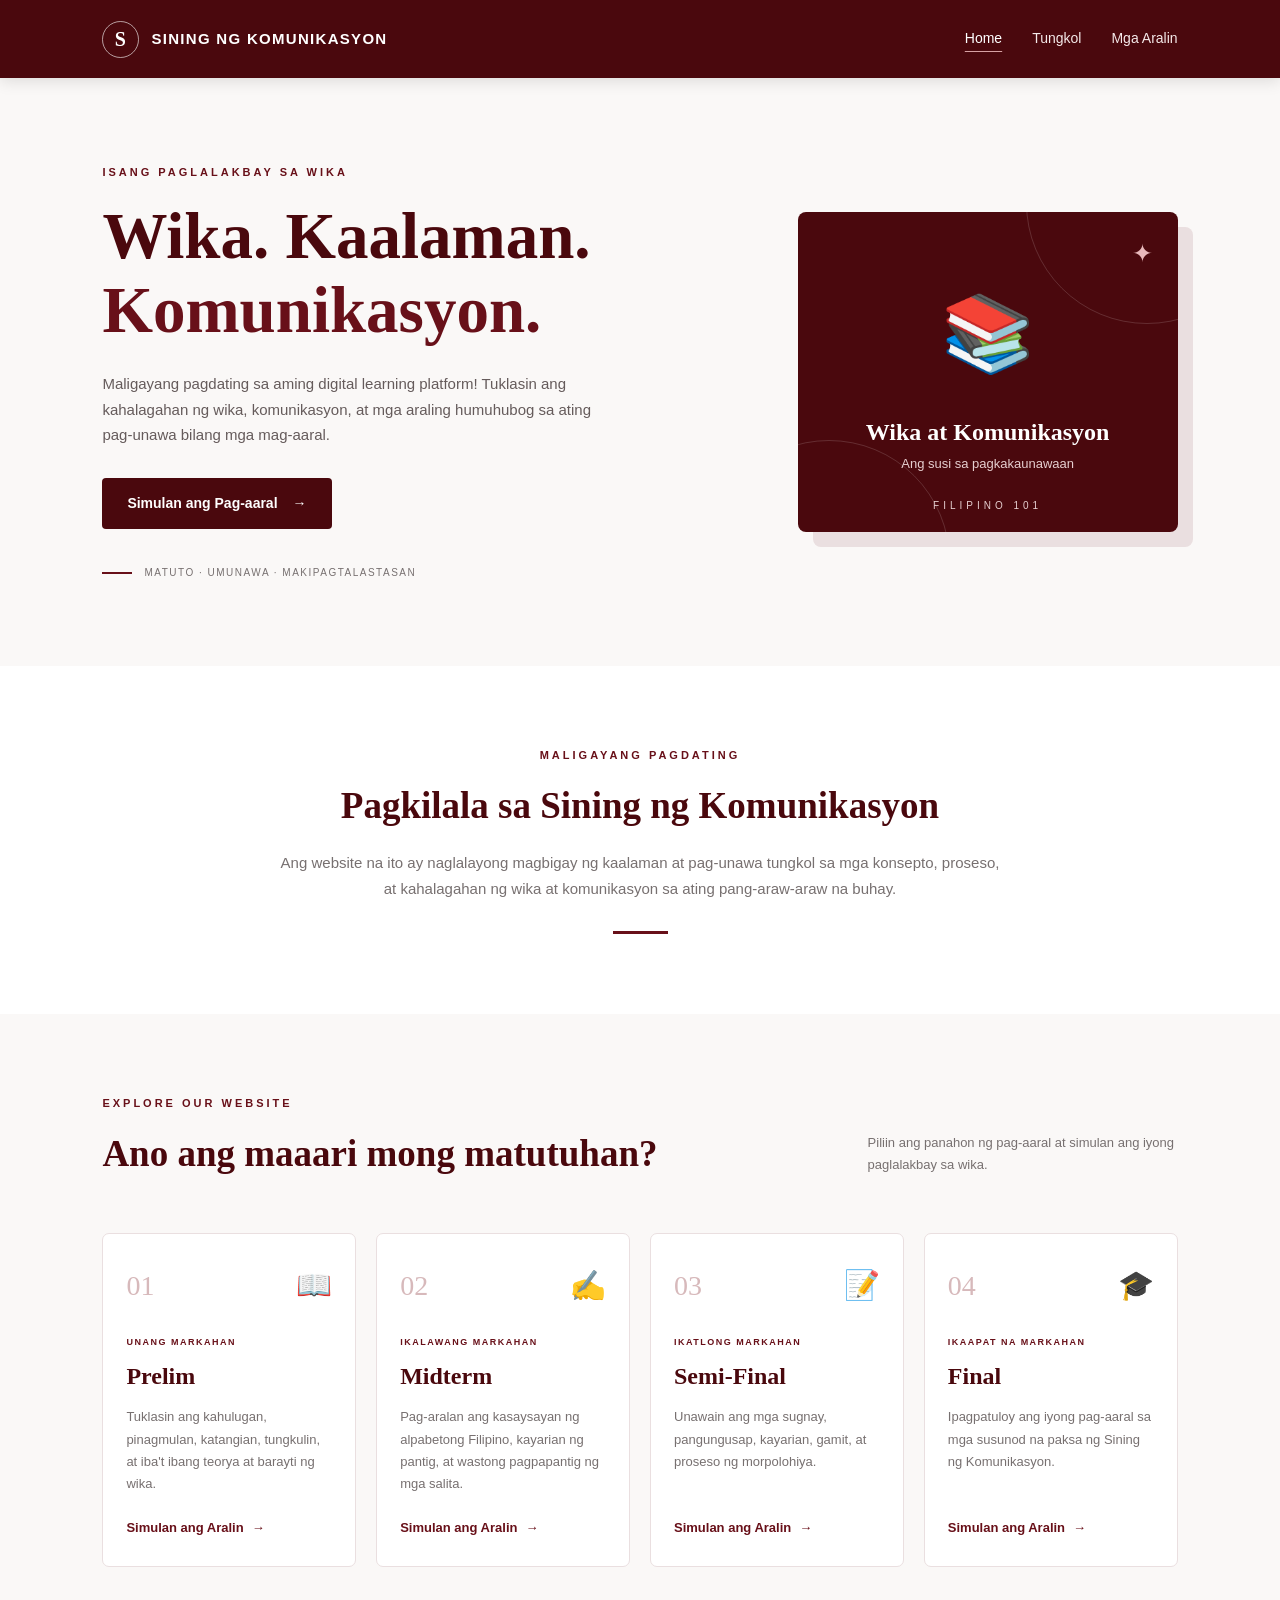
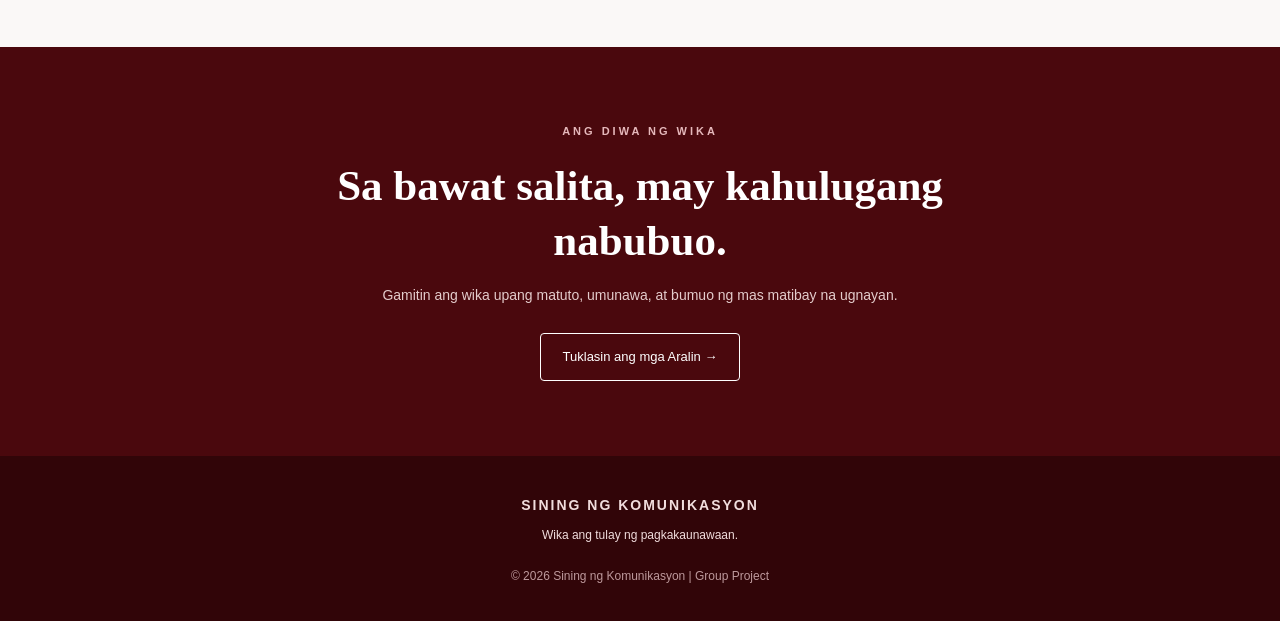
<file: index.html>
<!DOCTYPE html>
<html lang="fil">
<head>
    <meta charset="UTF-8">
    <meta name="viewport" content="width=device-width, initial-scale=1.0">
    <meta name="theme-color" content="#4a080d">
    <meta name="description" content="Sining ng Komunikasyon - Isang digital learning platform para sa mga mag-aaral.">

    <title>Sining ng Komunikasyon</title>
    <link rel="stylesheet" href="style.css">
    <script src="script.js" defer></script>
</head>

<body>

<header class="navbar">
    <a href="index.html" class="logo">
        <span class="logo-mark">S</span>
        SINING NG KOMUNIKASYON
    </a>

    <button class="menu-toggle" aria-label="Toggle navigation"
        aria-expanded="false">
        <span></span><span></span><span></span>
    </button>

    <nav class="nav-links">
        <a href="index.html" class="active">Home</a>
        <a href="#about">Tungkol</a>
        <a href="#lessons">Mga Aralin</a>
    </nav>
</header>

<main>

    <!-- HERO -->
    <section class="hero">
        <div class="hero-content reveal">

            <p class="eyebrow">
                ISANG PAGLALAKBAY SA WIKA
            </p>

            <h1>
                Wika. Kaalaman.
                <span>Komunikasyon.</span>
            </h1>

            <p class="hero-description">
                Maligayang pagdating sa aming digital learning
                platform! Tuklasin ang kahalagahan ng wika,
                komunikasyon, at mga araling humuhubog sa
                ating pag-unawa bilang mga mag-aaral.
            </p>

            <a href="#lessons" class="primary-button">
                Simulan ang Pag-aaral
                <span>→</span>
            </a>

            <div class="hero-note">
                <span class="note-line"></span>
                MATUTO · UMUNAWA · MAKIPAGTALASTASAN
            </div>

        </div>

        <div class="hero-image reveal">
            <div class="image-placeholder">
                <div class="image-decoration">✦</div>
                <span class="book-icon">📚</span>
                <h3>Wika at Komunikasyon</h3>
                <p>Ang susi sa pagkakaunawaan</p>
                <div class="image-bottom">FILIPINO 101</div>
            </div>
        </div>
    </section>

    <!-- WELCOME -->
    <section class="welcome section reveal" id="about">

        <p class="eyebrow">MALIGAYANG PAGDATING</p>

        <h2>Pagkilala sa Sining ng Komunikasyon</h2>

        <p>
            Ang website na ito ay naglalayong magbigay ng
            kaalaman at pag-unawa tungkol sa mga konsepto,
            proseso, at kahalagahan ng wika at komunikasyon
            sa ating pang-araw-araw na buhay.
        </p>

        <div class="welcome-line"></div>

    </section>

    <!-- LESSONS -->
    <section class="section lessons-section" id="lessons">

        <div class="section-heading reveal">
            <div>
                <p class="eyebrow">EXPLORE OUR WEBSITE</p>
                <h2>Ano ang maaari mong matutuhan?</h2>
            </div>

            <p class="section-caption">
                Piliin ang panahon ng pag-aaral at
                simulan ang iyong paglalakbay sa wika.
            </p>
        </div>

        <div class="card-container">

            <article class="content-card reveal">
                <div class="card-top">
                    <span class="card-number">01</span>
                    <span class="card-icon">📖</span>
                </div>

                <p class="card-label">UNANG MARKAHAN</p>
                <h3>Prelim</h3>

                <p>
                    Tuklasin ang kahulugan, pinagmulan,
                    katangian, tungkulin, at iba't ibang
                    teorya at barayti ng wika.
                </p>

                <a href="lessons/prelim.html">
                    Simulan ang Aralin <span>→</span>
                </a>
            </article>

            <article class="content-card reveal">
                <div class="card-top">
                    <span class="card-number">02</span>
                    <span class="card-icon">✍️</span>
                </div>

                <p class="card-label">IKALAWANG MARKAHAN</p>
                <h3>Midterm</h3>

                <p>
                    Pag-aralan ang kasaysayan ng alpabetong
                    Filipino, kayarian ng pantig, at wastong
                    pagpapantig ng mga salita.
                </p>

                <a href="lessons/midterm.html">
                    Simulan ang Aralin <span>→</span>
                </a>
            </article>

            <article class="content-card reveal">
                <div class="card-top">
                    <span class="card-number">03</span>
                    <span class="card-icon">📝</span>
                </div>

                <p class="card-label">IKATLONG MARKAHAN</p>
                <h3>Semi-Final</h3>

                <p>
                    Unawain ang mga sugnay, pangungusap,
                    kayarian, gamit, at proseso ng
                    morpolohiya.
                </p>

                <a href="lessons/semi-final.html">
                    Simulan ang Aralin <span>→</span>
                </a>
            </article>

            <article class="content-card reveal">
                <div class="card-top">
                    <span class="card-number">04</span>
                    <span class="card-icon">🎓</span>
                </div>

                <p class="card-label">IKAAPAT NA MARKAHAN</p>
                <h3>Final</h3>

                <p>
                    Ipagpatuloy ang iyong pag-aaral sa
                    mga susunod na paksa ng Sining
                    ng Komunikasyon.
                </p>

                <a href="lessons/final.html">
                    Simulan ang Aralin <span>→</span>
                </a>
            </article>

        </div>
    </section>

    <!-- CLOSING -->
    <section class="closing-section">
        <div class="closing-content reveal">
            <p class="eyebrow light">ANG DIWA NG WIKA</p>
            <h2>Sa bawat salita, may kahulugang nabubuo.</h2>
            <p>
                Gamitin ang wika upang matuto, umunawa,
                at bumuo ng mas matibay na ugnayan.
            </p>
            <a href="#lessons" class="outline-button">
                Tuklasin ang mga Aralin →
            </a>
        </div>
    </section>

</main>

<footer>
    <div class="footer-content">
        <a href="index.html" class="footer-logo">
            SINING NG KOMUNIKASYON
        </a>
        <p>Wika ang tulay ng pagkakaunawaan.</p>
        <p class="copyright">
            © 2026 Sining ng Komunikasyon | Group Project
        </p>
    </div>
</footer>

<button class="back-to-top" aria-label="Back to top">↑</button>

</body>
</html>
</file>
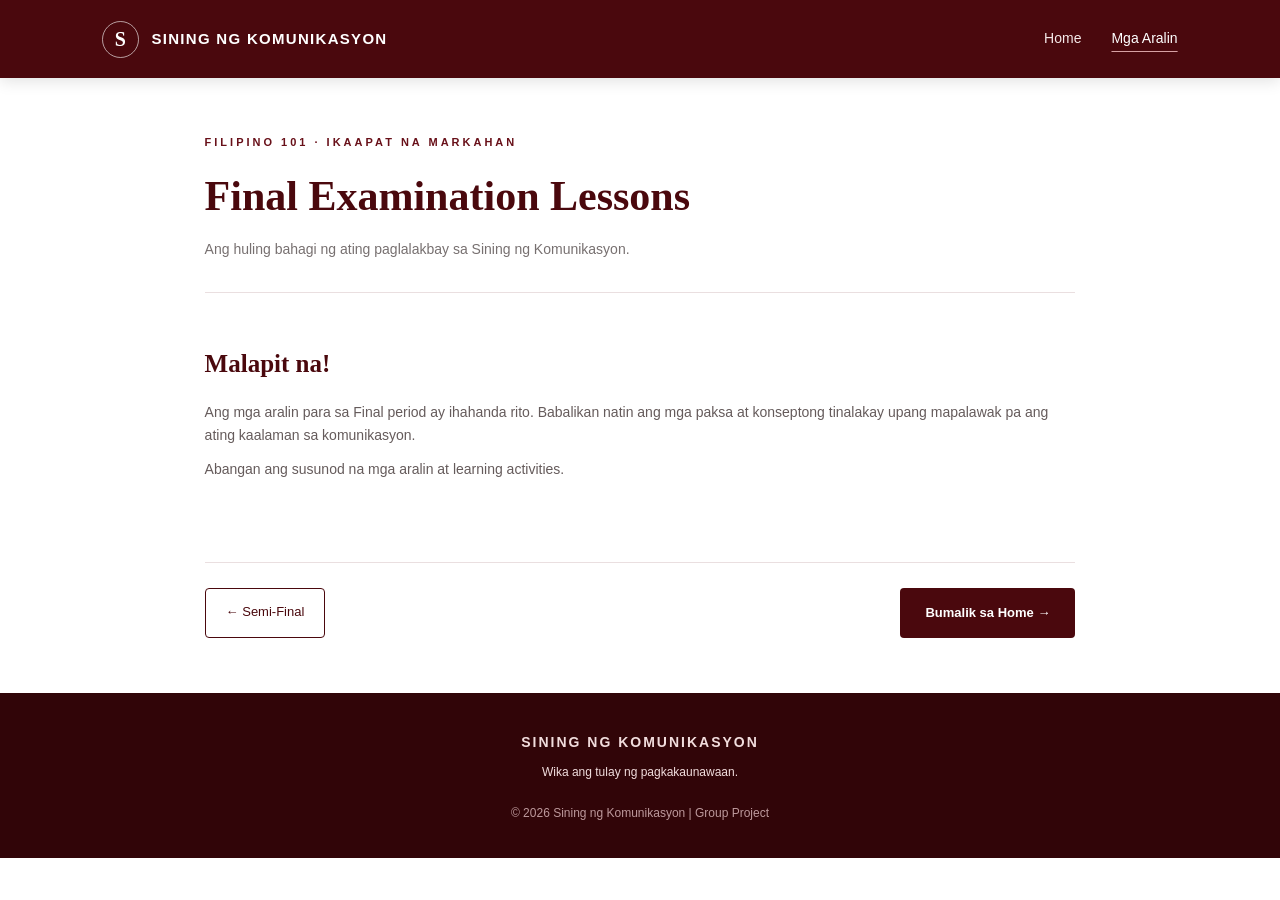
<file: lessons/final.html>
<!DOCTYPE html>
<html lang="fil">
<head>
<meta charset="UTF-8">
<meta name="viewport" content="width=device-width, initial-scale=1.0">
<title>Final | Sining ng Komunikasyon</title>
<link rel="stylesheet" href="../style.css">
<script src="../script.js" defer></script>
</head>
<body>

<header class="navbar">
<a href="../index.html" class="logo"><span class="logo-mark">S</span>SINING NG KOMUNIKASYON</a>
<button class="menu-toggle" aria-label="Toggle navigation" aria-expanded="false"><span></span><span></span><span></span></button>
<nav class="nav-links">
<a href="../index.html">Home</a>
<a href="final.html" class="active">Mga Aralin</a>
</nav>
</header>

<main class="lesson-content" style="margin:auto; min-height:65vh;">
<p class="eyebrow">FILIPINO 101 · IKAAPAT NA MARKAHAN</p>
<h1>Final Examination Lessons</h1>
<p class="lesson-description">
Ang huling bahagi ng ating paglalakbay sa Sining ng Komunikasyon.
</p>
<hr>

<section class="lesson-section">
<h2>Malapit na!</h2>
<p>
Ang mga aralin para sa Final period ay ihahanda rito.
Babalikan natin ang mga paksa at konseptong tinalakay
upang mapalawak pa ang ating kaalaman sa komunikasyon.
</p>
<p>
Abangan ang susunod na mga aralin at learning activities.
</p>
</section>

<div class="lesson-pagination">
<a href="semi-final.html" class="secondary-button">← Semi-Final</a>
<a href="../index.html" class="primary-button">Bumalik sa Home →</a>
</div>
</main>

<footer>
<div class="footer-content">
<a href="../index.html" class="footer-logo">SINING NG KOMUNIKASYON</a>
<p>Wika ang tulay ng pagkakaunawaan.</p>
<p class="copyright">© 2026 Sining ng Komunikasyon | Group Project</p>
</div>
</footer>
<script src="../script.js"></script>
</body>
</html>
</file>
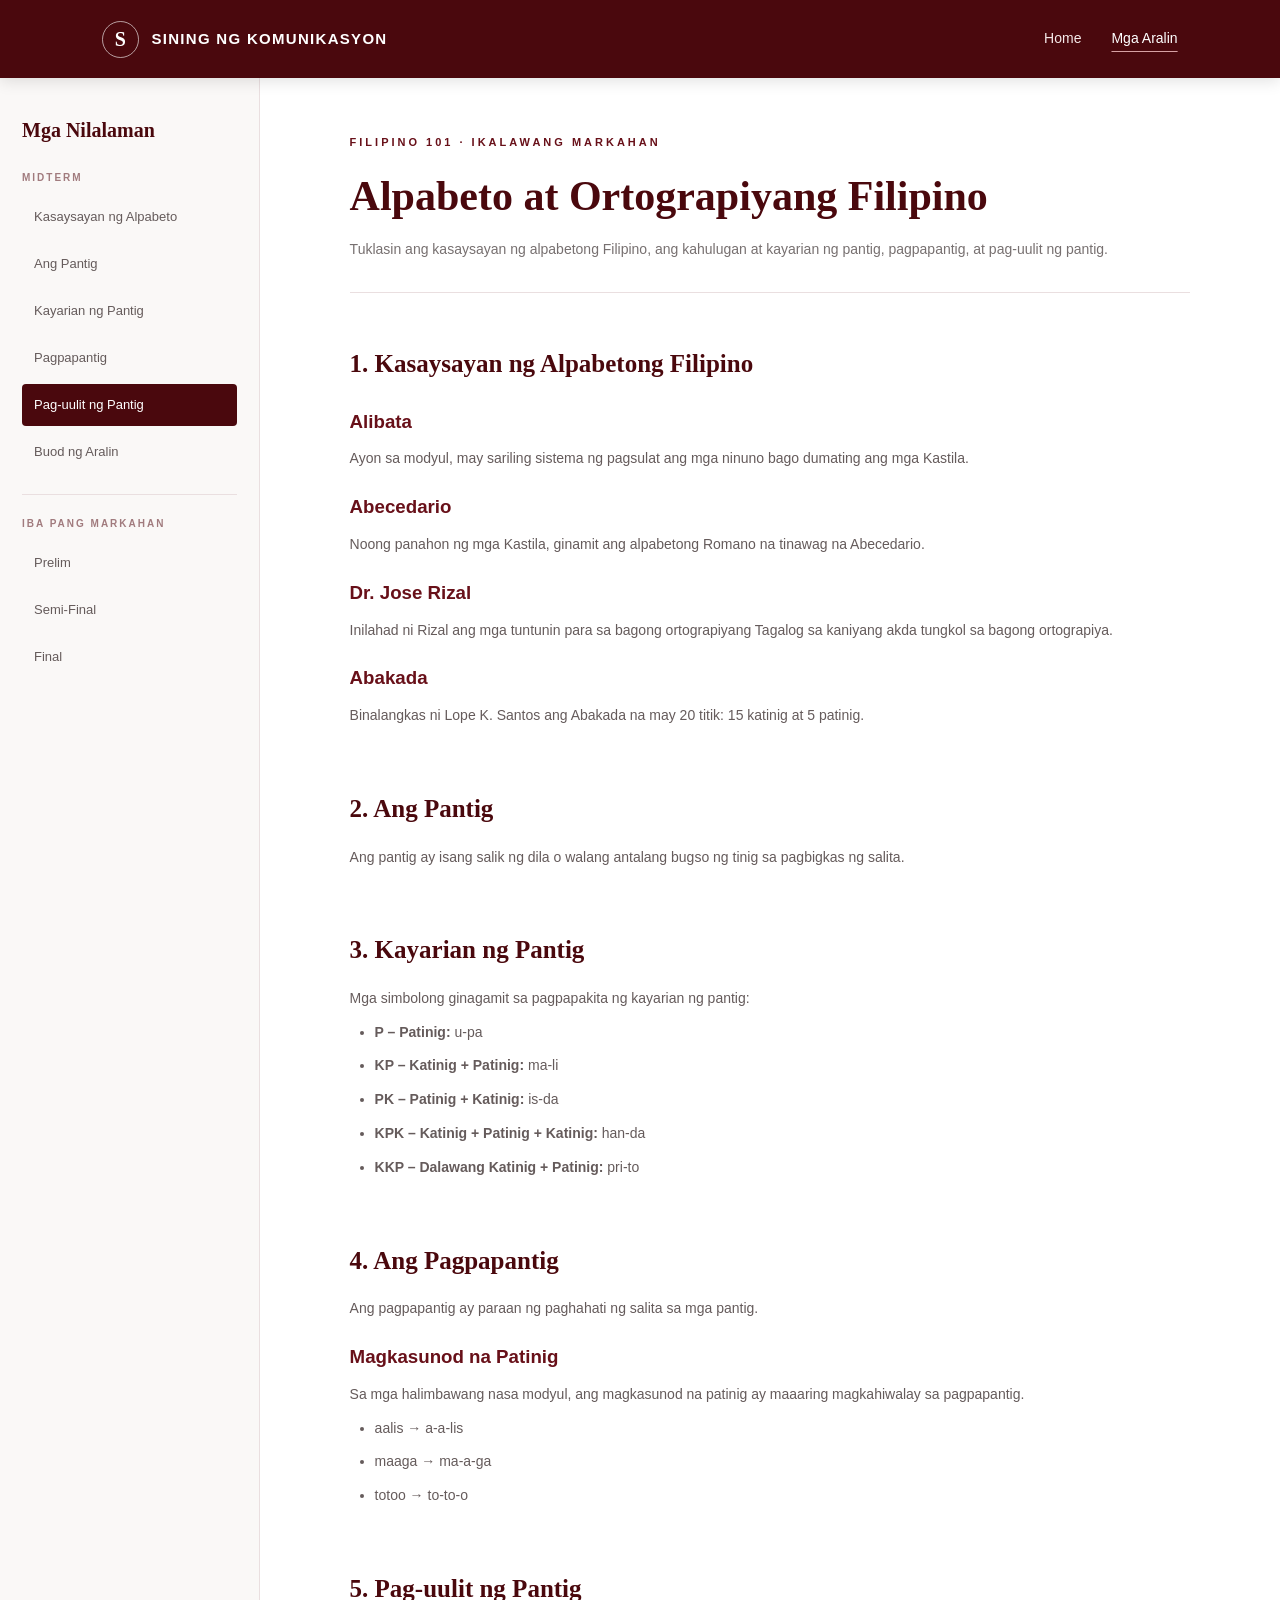
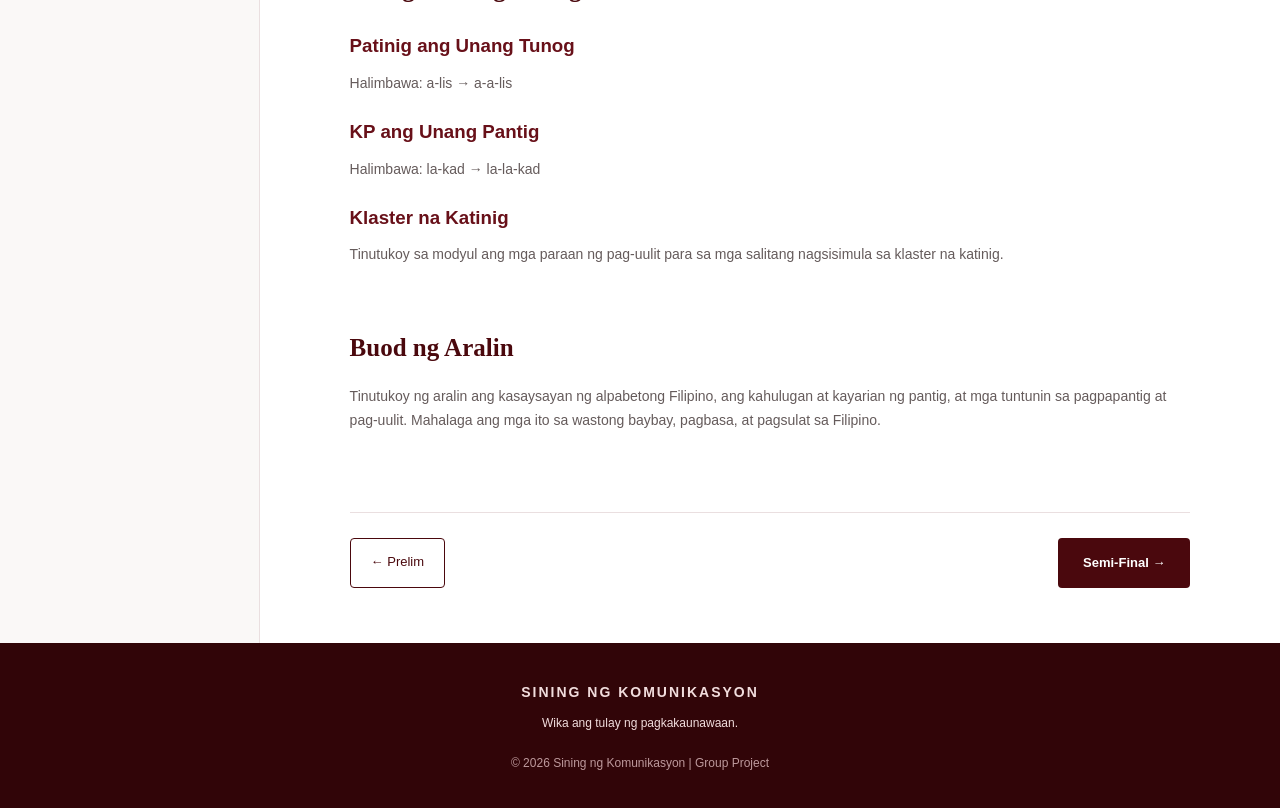
<file: lessons/midterm.html>
<!DOCTYPE html>
<html lang="fil">
<head>
<meta charset="UTF-8">
<meta name="viewport" content="width=device-width, initial-scale=1.0">
<title>Midterm | Sining ng Komunikasyon</title>
<link rel="stylesheet" href="../style.css">
<script src="../script.js" defer></script>
</head>
<body>

<header class="navbar">
<a href="../index.html" class="logo"><span class="logo-mark">S</span>SINING NG KOMUNIKASYON</a>
<button class="menu-toggle" aria-label="Toggle navigation" aria-expanded="false"><span></span><span></span><span></span></button>
<nav class="nav-links">
<a href="../index.html">Home</a>
<a href="prelim.html" class="active">Mga Aralin</a>
</nav>
</header>

<div class="lesson-layout">
<aside class="sidebar">
<h3>Mga Nilalaman</h3>
<p class="sidebar-label">MIDTERM</p>
<a href="#history" class="side-link">Kasaysayan ng Alpabeto</a>
<a href="#syllable" class="side-link">Ang Pantig</a>
<a href="#structure" class="side-link">Kayarian ng Pantig</a>
<a href="#division" class="side-link">Pagpapantig</a>
<a href="#repetition" class="side-link">Pag-uulit ng Pantig</a>
<a href="#summary" class="side-link">Buod ng Aralin</a>
<hr>
<p class="sidebar-label">IBA PANG MARKAHAN</p>
<a href="prelim.html" class="side-link">Prelim</a>
<a href="semi-final.html" class="side-link">Semi-Final</a>
<a href="final.html" class="side-link">Final</a>
</aside>

<main class="lesson-content">
<p class="eyebrow">FILIPINO 101 · IKALAWANG MARKAHAN</p>
<h1>Alpabeto at Ortograpiyang Filipino</h1>
<p class="lesson-description">
Tuklasin ang kasaysayan ng alpabetong Filipino, ang kahulugan at kayarian ng pantig, pagpapantig, at pag-uulit ng pantig.
</p>
<hr>

<section class="lesson-section" id="history">
<h2>1. Kasaysayan ng Alpabetong Filipino</h2>

<h3>Alibata</h3>
<p>Ayon sa modyul, may sariling sistema ng pagsulat ang mga ninuno bago dumating ang mga Kastila.</p>

<h3>Abecedario</h3>
<p>Noong panahon ng mga Kastila, ginamit ang alpabetong Romano na tinawag na Abecedario.</p>

<h3>Dr. Jose Rizal</h3>
<p>Inilahad ni Rizal ang mga tuntunin para sa bagong ortograpiyang Tagalog sa kaniyang akda tungkol sa bagong ortograpiya.</p>

<h3>Abakada</h3>
<p>Binalangkas ni Lope K. Santos ang Abakada na may 20 titik: 15 katinig at 5 patinig.</p>
</section>

<section class="lesson-section" id="syllable">
<h2>2. Ang Pantig</h2>
<p>
Ang pantig ay isang salik ng dila o walang antalang bugso ng tinig sa pagbigkas ng salita.
</p>
</section>

<section class="lesson-section" id="structure">
<h2>3. Kayarian ng Pantig</h2>
<p>Mga simbolong ginagamit sa pagpapakita ng kayarian ng pantig:</p>

<ul>
<li><strong>P – Patinig:</strong> u-pa</li>
<li><strong>KP – Katinig + Patinig:</strong> ma-li</li>
<li><strong>PK – Patinig + Katinig:</strong> is-da</li>
<li><strong>KPK – Katinig + Patinig + Katinig:</strong> han-da</li>
<li><strong>KKP – Dalawang Katinig + Patinig:</strong> pri-to</li>
</ul>
</section>

<section class="lesson-section" id="division">
<h2>4. Ang Pagpapantig</h2>
<p>
Ang pagpapantig ay paraan ng paghahati ng salita sa mga pantig.
</p>

<h3>Magkasunod na Patinig</h3>
<p>Sa mga halimbawang nasa modyul, ang magkasunod na patinig ay maaaring magkahiwalay sa pagpapantig.</p>

<ul>
<li>aalis → a-a-lis</li>
<li>maaga → ma-a-ga</li>
<li>totoo → to-to-o</li>
</ul>
</section>

<section class="lesson-section" id="repetition">
<h2>5. Pag-uulit ng Pantig</h2>

<h3>Patinig ang Unang Tunog</h3>
<p>Halimbawa: a-lis → a-a-lis</p>

<h3>KP ang Unang Pantig</h3>
<p>Halimbawa: la-kad → la-la-kad</p>

<h3>Klaster na Katinig</h3>
<p>
Tinutukoy sa modyul ang mga paraan ng pag-uulit
para sa mga salitang nagsisimula sa klaster na katinig.
</p>
</section>

<section class="lesson-section" id="summary">
<h2>Buod ng Aralin</h2>
<p>
Tinutukoy ng aralin ang kasaysayan ng alpabetong Filipino,
ang kahulugan at kayarian ng pantig, at mga tuntunin
sa pagpapantig at pag-uulit. Mahalaga ang mga ito sa
wastong baybay, pagbasa, at pagsulat sa Filipino.
</p>
</section>

<div class="lesson-pagination">
<a href="prelim.html" class="secondary-button">← Prelim</a>
<a href="semi-final.html" class="primary-button">Semi-Final →</a>
</div>
</main>
</div>

<footer>
<div class="footer-content">
<a href="../index.html" class="footer-logo">SINING NG KOMUNIKASYON</a>
<p>Wika ang tulay ng pagkakaunawaan.</p>
<p class="copyright">© 2026 Sining ng Komunikasyon | Group Project</p>
</div>
</footer>
<button class="back-to-top" aria-label="Back to top">↑</button>
</body>
</html>
</file>
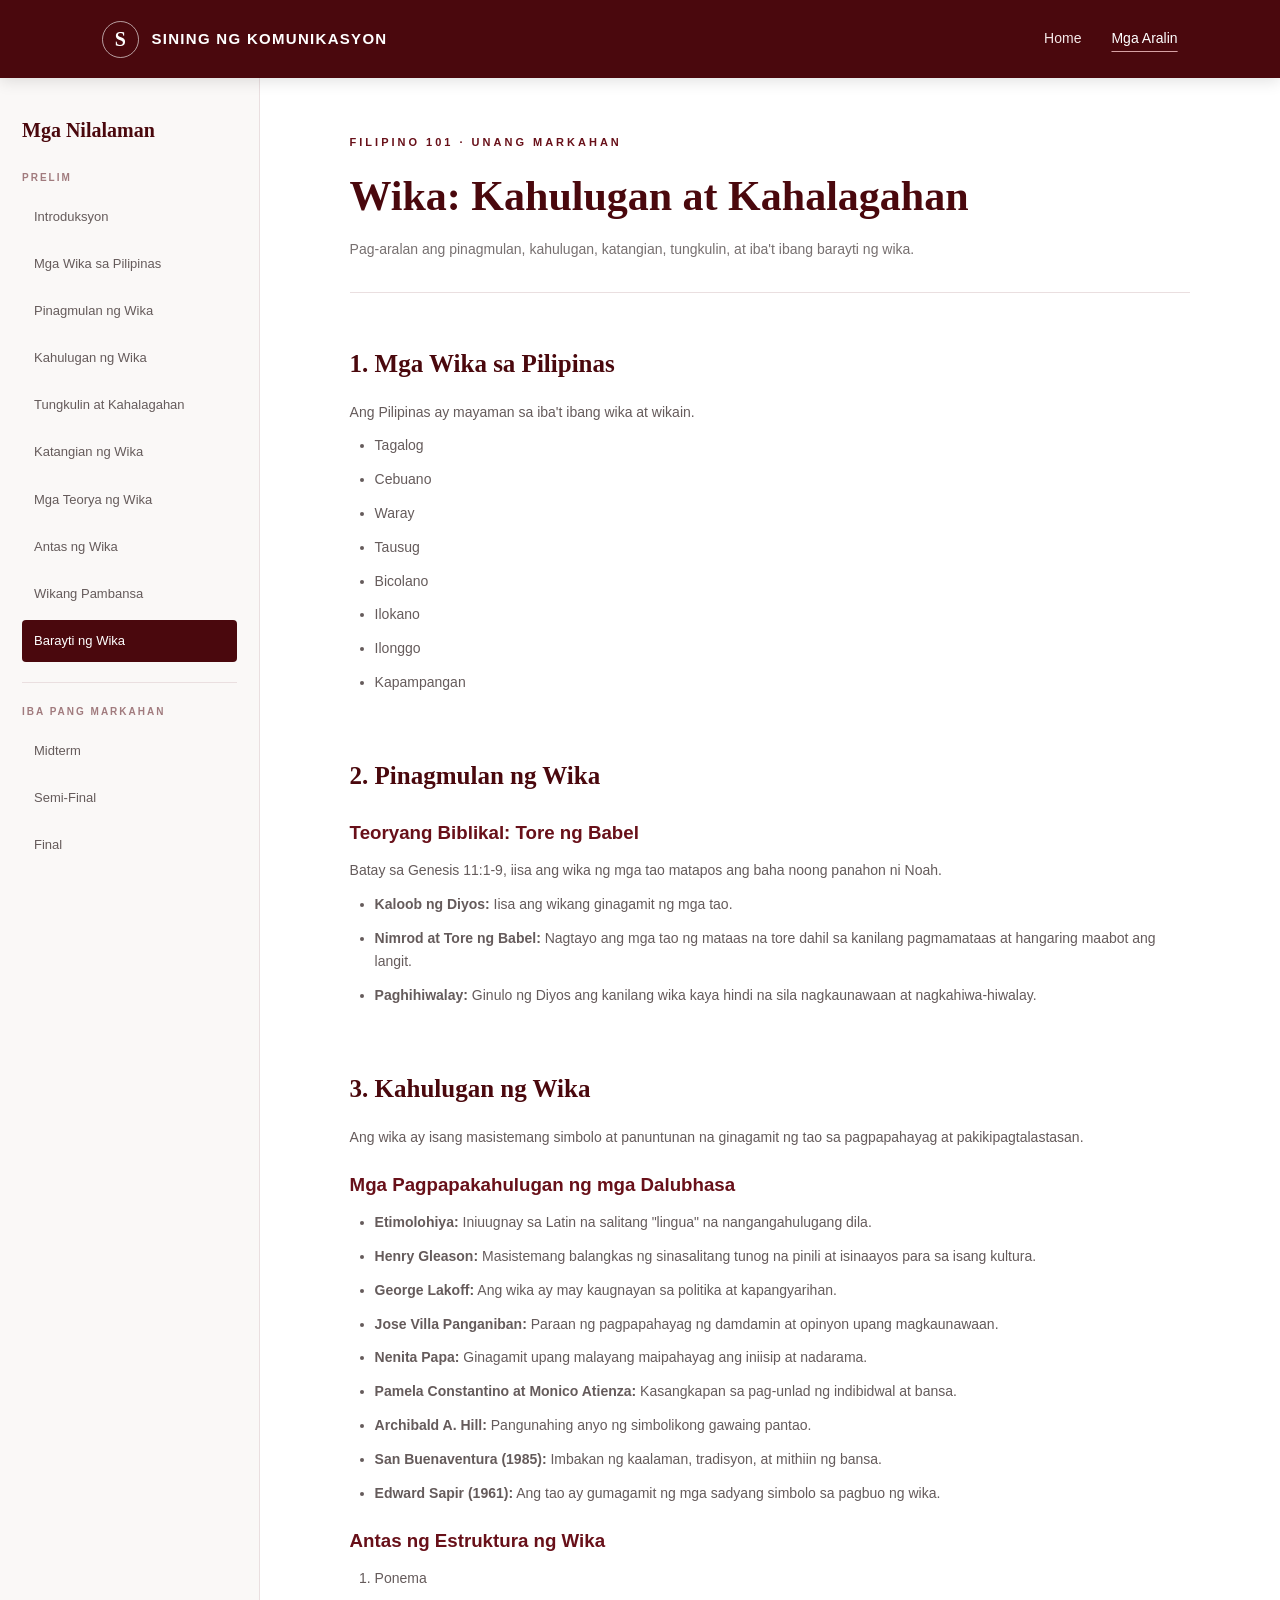
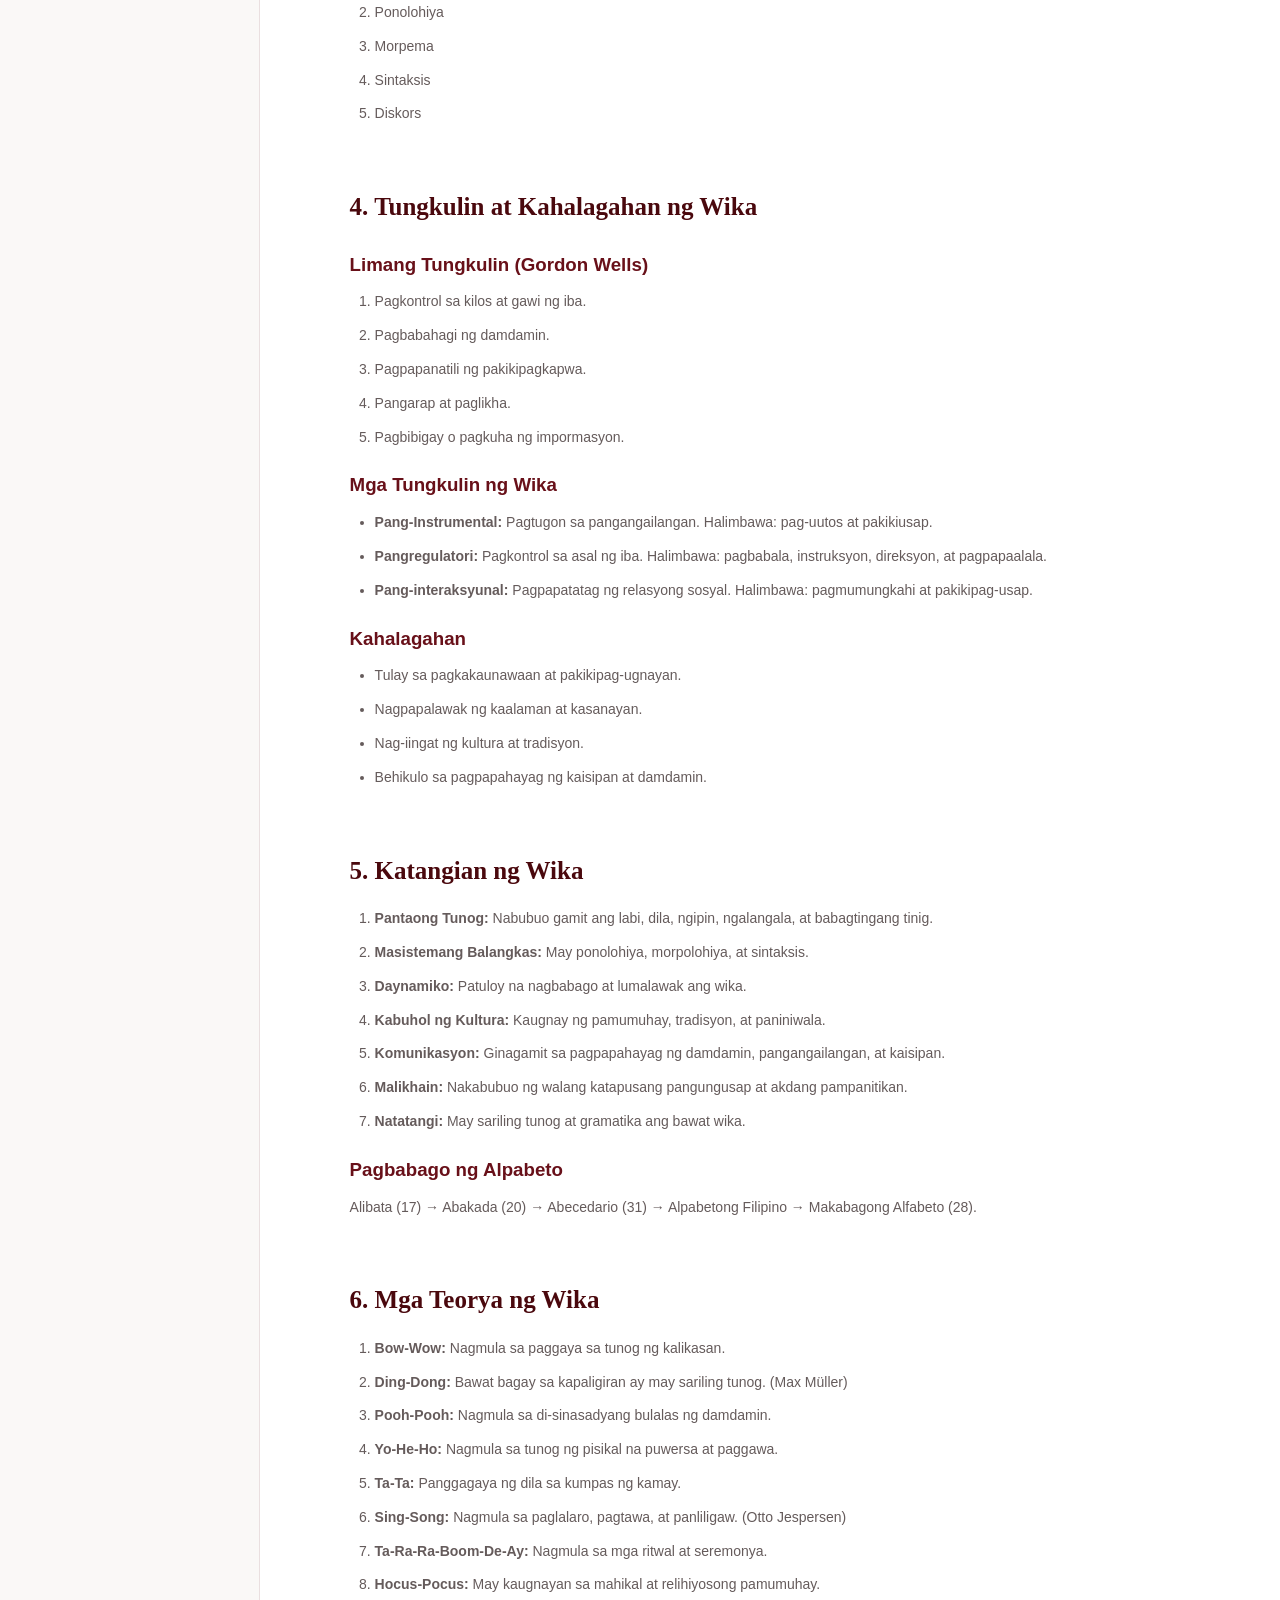
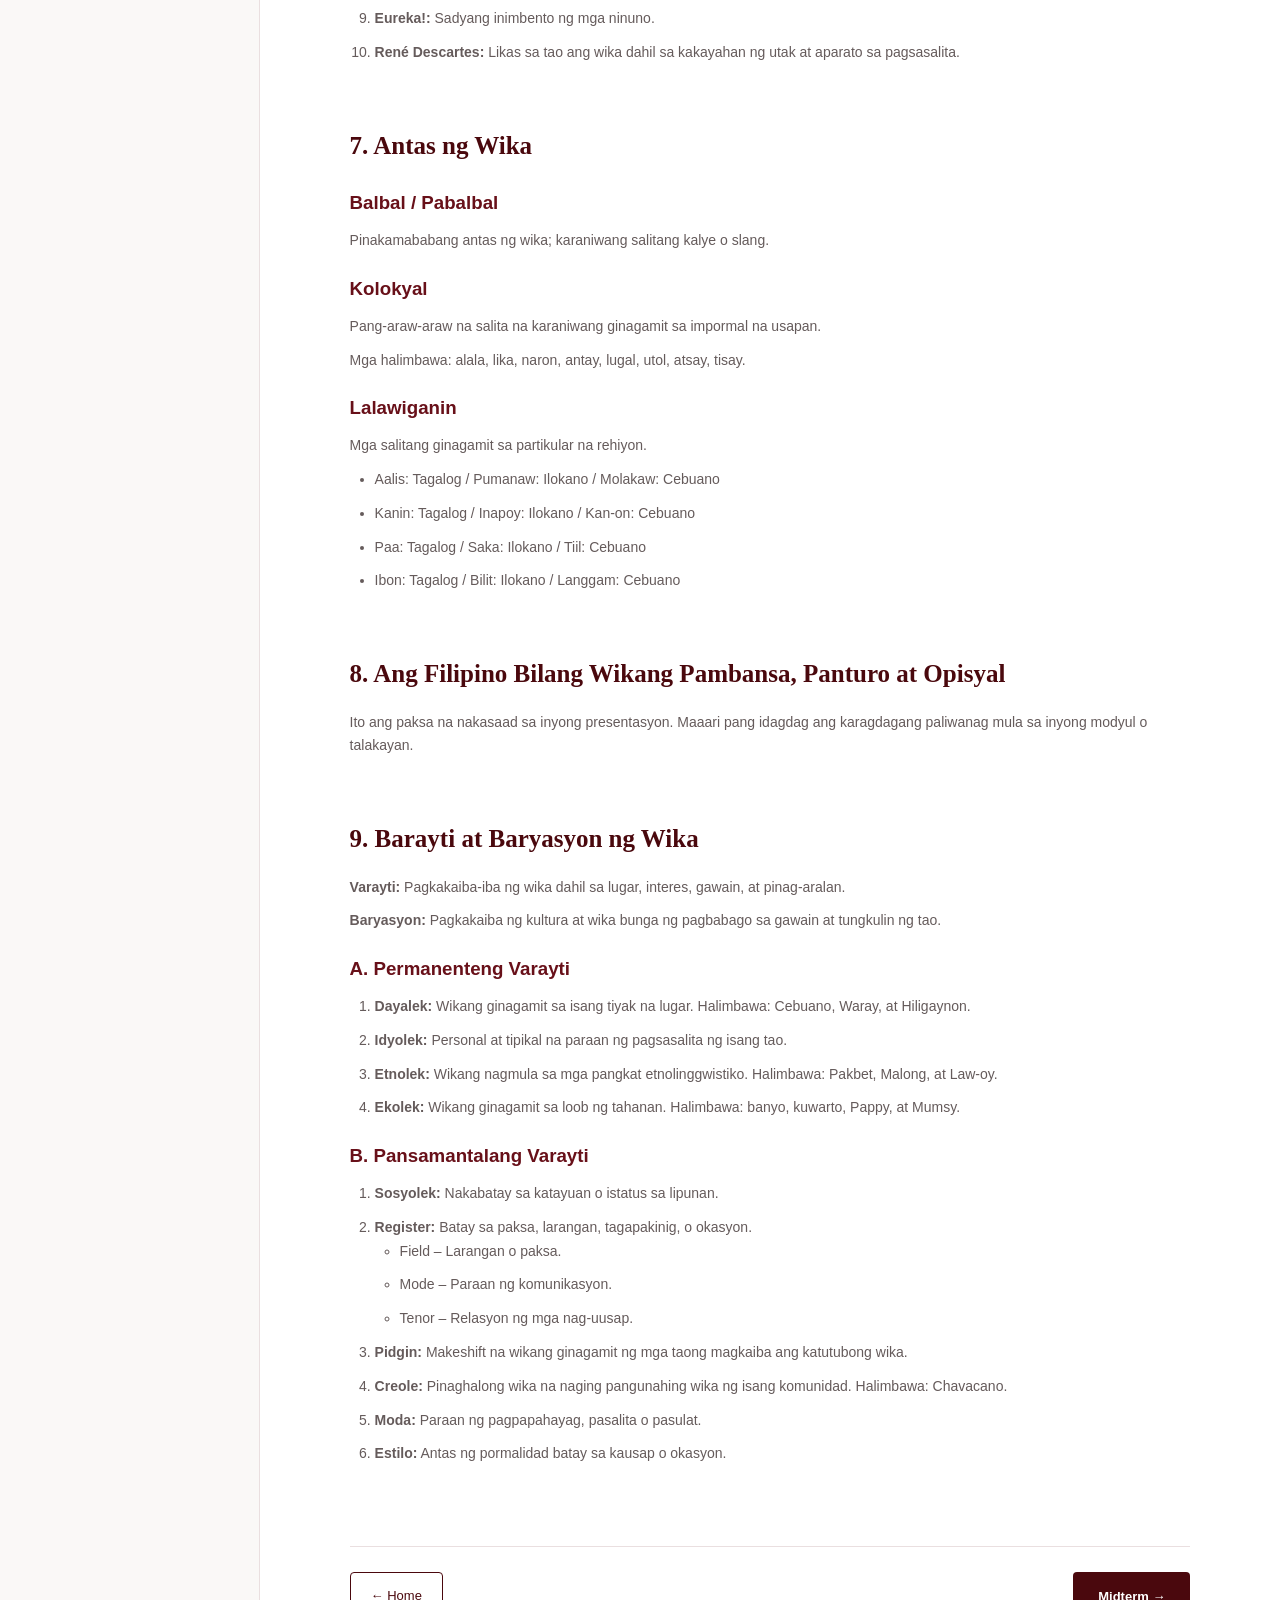
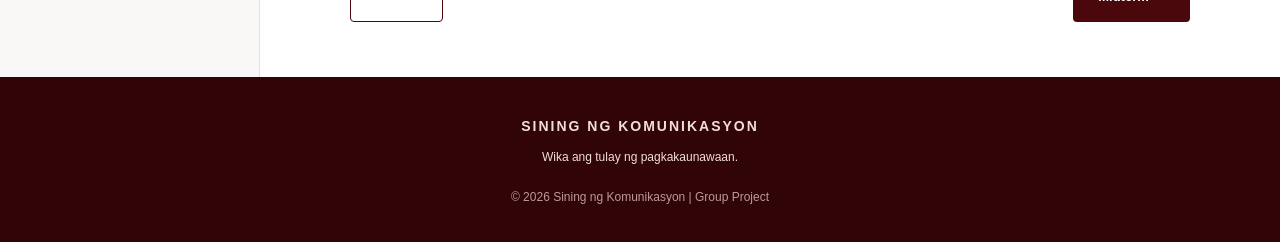
<file: lessons/prelim.html>
<!DOCTYPE html>
<html lang="fil">
<head>
    <meta charset="UTF-8">
    <meta name="viewport" content="width=device-width, initial-scale=1.0">
    <title>Prelim | Sining ng Komunikasyon</title>
    <link rel="stylesheet" href="../style.css">
    <script src="../script.js" defer></script>
</head>
<body>

<header class="navbar">
    <a href="../index.html" class="logo">
        <span class="logo-mark">S</span>
        SINING NG KOMUNIKASYON
    </a>
    <button class="menu-toggle" aria-label="Toggle navigation"
        aria-expanded="false">
        <span></span><span></span><span></span>
    </button>
    <nav class="nav-links">
        <a href="../index.html">Home</a>
        <a href="prelim.html" class="active">Mga Aralin</a>
    </nav>
</header>

<div class="lesson-layout">

<aside class="sidebar">
    <h3>Mga Nilalaman</h3>
    <p class="sidebar-label">PRELIM</p>

    <a href="#introduction" class="side-link active">Introduksyon</a>
    <a href="#languages" class="side-link">Mga Wika sa Pilipinas</a>
    <a href="#origin" class="side-link">Pinagmulan ng Wika</a>
    <a href="#meaning" class="side-link">Kahulugan ng Wika</a>
    <a href="#functions" class="side-link">Tungkulin at Kahalagahan</a>
    <a href="#characteristics" class="side-link">Katangian ng Wika</a>
    <a href="#theories" class="side-link">Mga Teorya ng Wika</a>
    <a href="#levels" class="side-link">Antas ng Wika</a>
    <a href="#national" class="side-link">Wikang Pambansa</a>
    <a href="#varieties" class="side-link">Barayti ng Wika</a>

    <hr>

    <p class="sidebar-label">IBA PANG MARKAHAN</p>
    <a href="midterm.html" class="side-link">Midterm</a>
    <a href="semi-final.html" class="side-link">Semi-Final</a>
    <a href="final.html" class="side-link">Final</a>
</aside>

<main class="lesson-content">

    <p class="eyebrow">FILIPINO 101 · UNANG MARKAHAN</p>
    <h1 id="introduction">Wika: Kahulugan at Kahalagahan</h1>

    <p class="lesson-description">
        Pag-aralan ang pinagmulan, kahulugan, katangian,
        tungkulin, at iba't ibang barayti ng wika.
    </p>

    <hr>

    <section class="lesson-section" id="languages">
        <h2>1. Mga Wika sa Pilipinas</h2>
        <p>Ang Pilipinas ay mayaman sa iba't ibang wika at wikain.</p>
        <ul>
            <li>Tagalog</li>
            <li>Cebuano</li>
            <li>Waray</li>
            <li>Tausug</li>
            <li>Bicolano</li>
            <li>Ilokano</li>
            <li>Ilonggo</li>
            <li>Kapampangan</li>
        </ul>
    </section>

    <section class="lesson-section" id="origin">
        <h2>2. Pinagmulan ng Wika</h2>
        <h3>Teoryang Biblikal: Tore ng Babel</h3>
        <p>
            Batay sa Genesis 11:1-9, iisa ang wika ng mga tao
            matapos ang baha noong panahon ni Noah.
        </p>
        <ul>
            <li><strong>Kaloob ng Diyos:</strong> Iisa ang wikang ginagamit ng mga tao.</li>
            <li><strong>Nimrod at Tore ng Babel:</strong> Nagtayo ang mga tao ng mataas na tore dahil sa kanilang pagmamataas at hangaring maabot ang langit.</li>
            <li><strong>Paghihiwalay:</strong> Ginulo ng Diyos ang kanilang wika kaya hindi na sila nagkaunawaan at nagkahiwa-hiwalay.</li>
        </ul>
    </section>

    <section class="lesson-section" id="meaning">
        <h2>3. Kahulugan ng Wika</h2>
        <p>
            Ang wika ay isang masistemang simbolo at panuntunan
            na ginagamit ng tao sa pagpapahayag at pakikipagtalastasan.
        </p>

        <h3>Mga Pagpapakahulugan ng mga Dalubhasa</h3>

        <ul>
            <li><strong>Etimolohiya:</strong> Iniuugnay sa Latin na salitang "lingua" na nangangahulugang dila.</li>
            <li><strong>Henry Gleason:</strong> Masistemang balangkas ng sinasalitang tunog na pinili at isinaayos para sa isang kultura.</li>
            <li><strong>George Lakoff:</strong> Ang wika ay may kaugnayan sa politika at kapangyarihan.</li>
            <li><strong>Jose Villa Panganiban:</strong> Paraan ng pagpapahayag ng damdamin at opinyon upang magkaunawaan.</li>
            <li><strong>Nenita Papa:</strong> Ginagamit upang malayang maipahayag ang iniisip at nadarama.</li>
            <li><strong>Pamela Constantino at Monico Atienza:</strong> Kasangkapan sa pag-unlad ng indibidwal at bansa.</li>
            <li><strong>Archibald A. Hill:</strong> Pangunahing anyo ng simbolikong gawaing pantao.</li>
            <li><strong>San Buenaventura (1985):</strong> Imbakan ng kaalaman, tradisyon, at mithiin ng bansa.</li>
            <li><strong>Edward Sapir (1961):</strong> Ang tao ay gumagamit ng mga sadyang simbolo sa pagbuo ng wika.</li>
        </ul>

        <h3>Antas ng Estruktura ng Wika</h3>
        <ol>
            <li>Ponema</li>
            <li>Ponolohiya</li>
            <li>Morpema</li>
            <li>Sintaksis</li>
            <li>Diskors</li>
        </ol>
    </section>

    <section class="lesson-section" id="functions">
        <h2>4. Tungkulin at Kahalagahan ng Wika</h2>

        <h3>Limang Tungkulin (Gordon Wells)</h3>
        <ol>
            <li>Pagkontrol sa kilos at gawi ng iba.</li>
            <li>Pagbabahagi ng damdamin.</li>
            <li>Pagpapanatili ng pakikipagkapwa.</li>
            <li>Pangarap at paglikha.</li>
            <li>Pagbibigay o pagkuha ng impormasyon.</li>
        </ol>

        <h3>Mga Tungkulin ng Wika</h3>
        <ul>
            <li><strong>Pang-Instrumental:</strong> Pagtugon sa pangangailangan. Halimbawa: pag-uutos at pakikiusap.</li>
            <li><strong>Pangregulatori:</strong> Pagkontrol sa asal ng iba. Halimbawa: pagbabala, instruksyon, direksyon, at pagpapaalala.</li>
            <li><strong>Pang-interaksyunal:</strong> Pagpapatatag ng relasyong sosyal. Halimbawa: pagmumungkahi at pakikipag-usap.</li>
        </ul>

        <h3>Kahalagahan</h3>
        <ul>
            <li>Tulay sa pagkakaunawaan at pakikipag-ugnayan.</li>
            <li>Nagpapalawak ng kaalaman at kasanayan.</li>
            <li>Nag-iingat ng kultura at tradisyon.</li>
            <li>Behikulo sa pagpapahayag ng kaisipan at damdamin.</li>
        </ul>
    </section>

    <section class="lesson-section" id="characteristics">
        <h2>5. Katangian ng Wika</h2>
        <ol>
            <li><strong>Pantaong Tunog:</strong> Nabubuo gamit ang labi, dila, ngipin, ngalangala, at babagtingang tinig.</li>
            <li><strong>Masistemang Balangkas:</strong> May ponolohiya, morpolohiya, at sintaksis.</li>
            <li><strong>Daynamiko:</strong> Patuloy na nagbabago at lumalawak ang wika.</li>
            <li><strong>Kabuhol ng Kultura:</strong> Kaugnay ng pamumuhay, tradisyon, at paniniwala.</li>
            <li><strong>Komunikasyon:</strong> Ginagamit sa pagpapahayag ng damdamin, pangangailangan, at kaisipan.</li>
            <li><strong>Malikhain:</strong> Nakabubuo ng walang katapusang pangungusap at akdang pampanitikan.</li>
            <li><strong>Natatangi:</strong> May sariling tunog at gramatika ang bawat wika.</li>
        </ol>

        <h3>Pagbabago ng Alpabeto</h3>
        <p>Alibata (17) → Abakada (20) → Abecedario (31) → Alpabetong Filipino → Makabagong Alfabeto (28).</p>
    </section>

    <section class="lesson-section" id="theories">
        <h2>6. Mga Teorya ng Wika</h2>
        <ol>
            <li><strong>Bow-Wow:</strong> Nagmula sa paggaya sa tunog ng kalikasan.</li>
            <li><strong>Ding-Dong:</strong> Bawat bagay sa kapaligiran ay may sariling tunog. (Max Müller)</li>
            <li><strong>Pooh-Pooh:</strong> Nagmula sa di-sinasadyang bulalas ng damdamin.</li>
            <li><strong>Yo-He-Ho:</strong> Nagmula sa tunog ng pisikal na puwersa at paggawa.</li>
            <li><strong>Ta-Ta:</strong> Panggagaya ng dila sa kumpas ng kamay.</li>
            <li><strong>Sing-Song:</strong> Nagmula sa paglalaro, pagtawa, at panliligaw. (Otto Jespersen)</li>
            <li><strong>Ta-Ra-Ra-Boom-De-Ay:</strong> Nagmula sa mga ritwal at seremonya.</li>
            <li><strong>Hocus-Pocus:</strong> May kaugnayan sa mahikal at relihiyosong pamumuhay.</li>
            <li><strong>Eureka!:</strong> Sadyang inimbento ng mga ninuno.</li>
            <li><strong>René Descartes:</strong> Likas sa tao ang wika dahil sa kakayahan ng utak at aparato sa pagsasalita.</li>
        </ol>
    </section>

    <section class="lesson-section" id="levels">
        <h2>7. Antas ng Wika</h2>

        <h3>Balbal / Pabalbal</h3>
        <p>Pinakamababang antas ng wika; karaniwang salitang kalye o slang.</p>

        <h3>Kolokyal</h3>
        <p>Pang-araw-araw na salita na karaniwang ginagamit sa impormal na usapan.</p>
        <p>Mga halimbawa: alala, lika, naron, antay, lugal, utol, atsay, tisay.</p>

        <h3>Lalawiganin</h3>
        <p>Mga salitang ginagamit sa partikular na rehiyon.</p>

        <ul>
            <li>Aalis: Tagalog / Pumanaw: Ilokano / Molakaw: Cebuano</li>
            <li>Kanin: Tagalog / Inapoy: Ilokano / Kan-on: Cebuano</li>
            <li>Paa: Tagalog / Saka: Ilokano / Tiil: Cebuano</li>
            <li>Ibon: Tagalog / Bilit: Ilokano / Langgam: Cebuano</li>
        </ul>
    </section>

    <section class="lesson-section" id="national">
        <h2>8. Ang Filipino Bilang Wikang Pambansa, Panturo at Opisyal</h2>
        <p>
            Ito ang paksa na nakasaad sa inyong presentasyon.
            Maaari pang idagdag ang karagdagang paliwanag
            mula sa inyong modyul o talakayan.
        </p>
    </section>

    <section class="lesson-section" id="varieties">
        <h2>9. Barayti at Baryasyon ng Wika</h2>

        <p><strong>Varayti:</strong> Pagkakaiba-iba ng wika dahil sa lugar, interes, gawain, at pinag-aralan.</p>
        <p><strong>Baryasyon:</strong> Pagkakaiba ng kultura at wika bunga ng pagbabago sa gawain at tungkulin ng tao.</p>

        <h3>A. Permanenteng Varayti</h3>

        <ol>
            <li><strong>Dayalek:</strong> Wikang ginagamit sa isang tiyak na lugar. Halimbawa: Cebuano, Waray, at Hiligaynon.</li>
            <li><strong>Idyolek:</strong> Personal at tipikal na paraan ng pagsasalita ng isang tao.</li>
            <li><strong>Etnolek:</strong> Wikang nagmula sa mga pangkat etnolinggwistiko. Halimbawa: Pakbet, Malong, at Law-oy.</li>
            <li><strong>Ekolek:</strong> Wikang ginagamit sa loob ng tahanan. Halimbawa: banyo, kuwarto, Pappy, at Mumsy.</li>
        </ol>

        <h3>B. Pansamantalang Varayti</h3>

        <ol>
            <li><strong>Sosyolek:</strong> Nakabatay sa katayuan o istatus sa lipunan.</li>
            <li><strong>Register:</strong> Batay sa paksa, larangan, tagapakinig, o okasyon.
                <ul>
                    <li>Field – Larangan o paksa.</li>
                    <li>Mode – Paraan ng komunikasyon.</li>
                    <li>Tenor – Relasyon ng mga nag-uusap.</li>
                </ul>
            </li>
            <li><strong>Pidgin:</strong> Makeshift na wikang ginagamit ng mga taong magkaiba ang katutubong wika.</li>
            <li><strong>Creole:</strong> Pinaghalong wika na naging pangunahing wika ng isang komunidad. Halimbawa: Chavacano.</li>
            <li><strong>Moda:</strong> Paraan ng pagpapahayag, pasalita o pasulat.</li>
            <li><strong>Estilo:</strong> Antas ng pormalidad batay sa kausap o okasyon.</li>
        </ol>
    </section>

    <div class="lesson-pagination">
        <a href="../index.html" class="secondary-button">← Home</a>
        <a href="midterm.html" class="primary-button">Midterm →</a>
    </div>

</main>
</div>

<footer>
    <div class="footer-content">
        <a href="../index.html" class="footer-logo">SINING NG KOMUNIKASYON</a>
        <p>Wika ang tulay ng pagkakaunawaan.</p>
        <p class="copyright">© 2026 Sining ng Komunikasyon | Group Project</p>
    </div>
</footer>

<button class="back-to-top" aria-label="Back to top">↑</button>

</body>
</html>
</file>
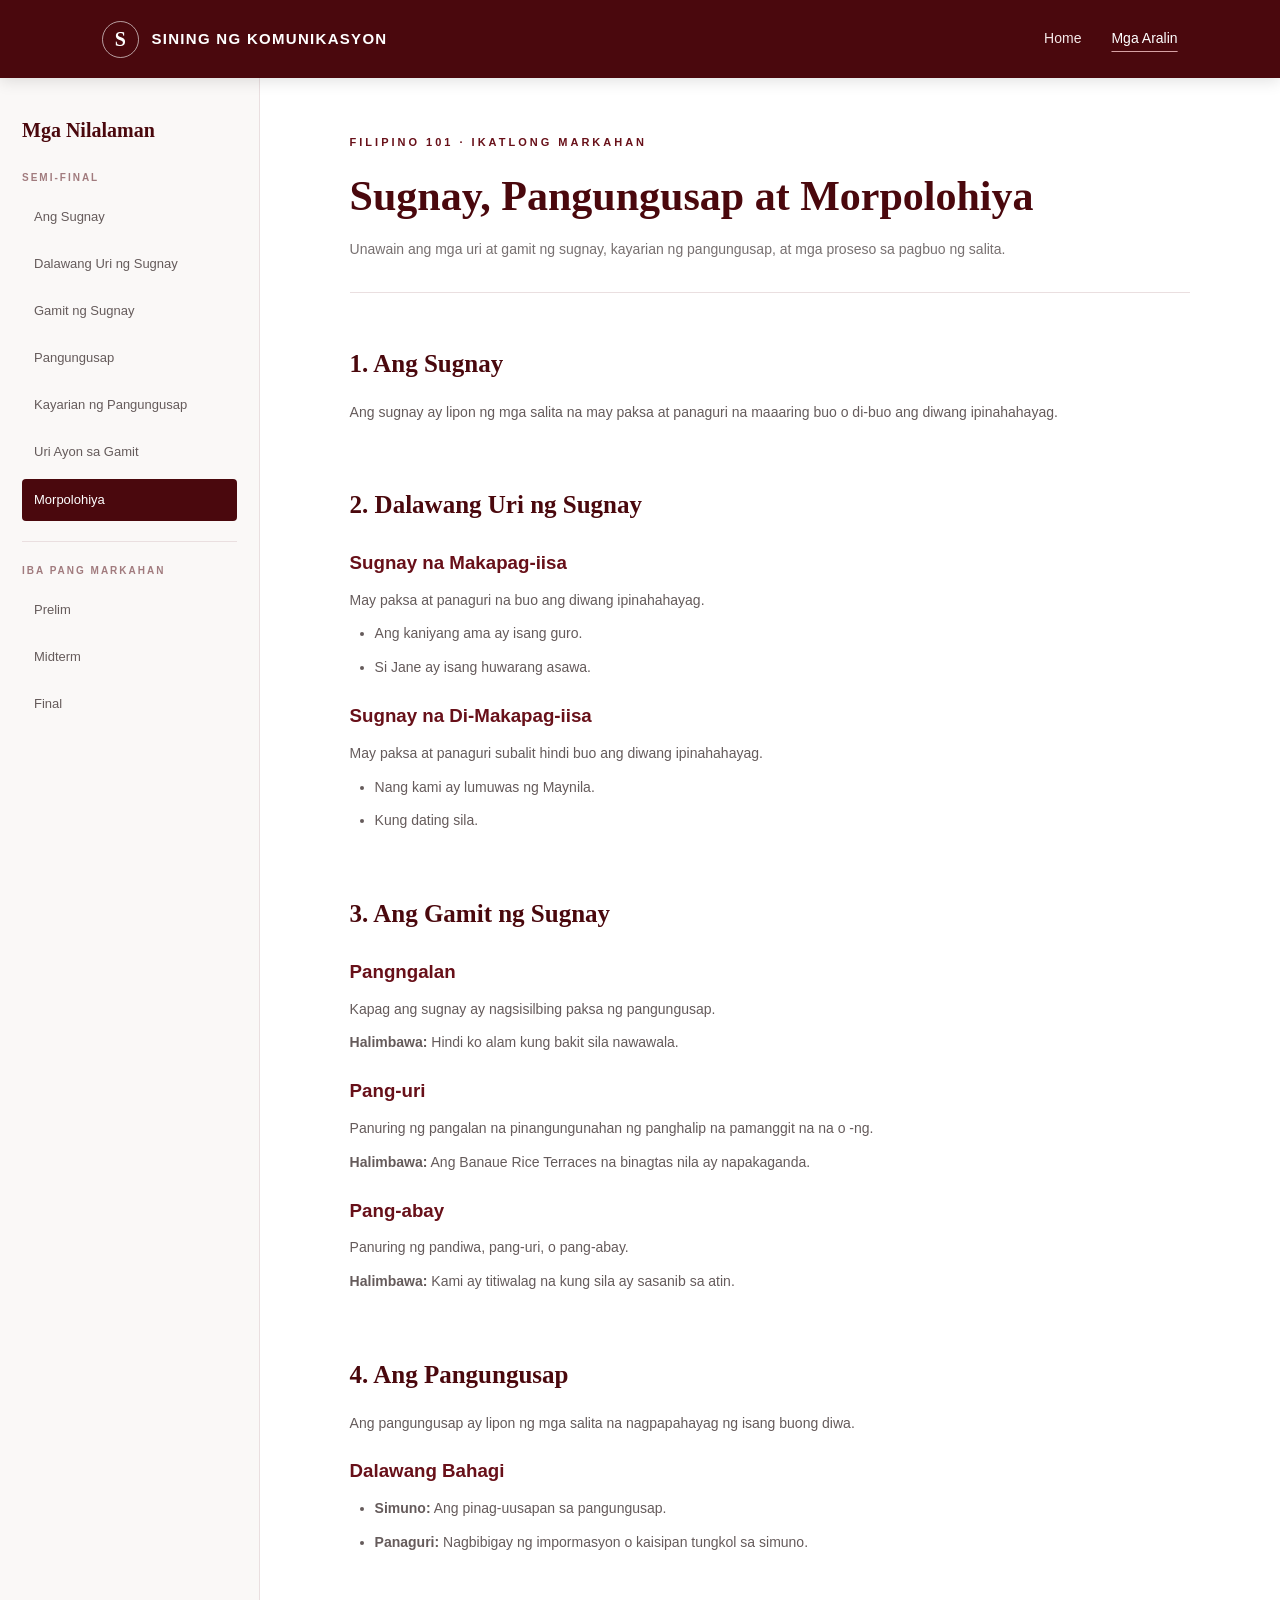
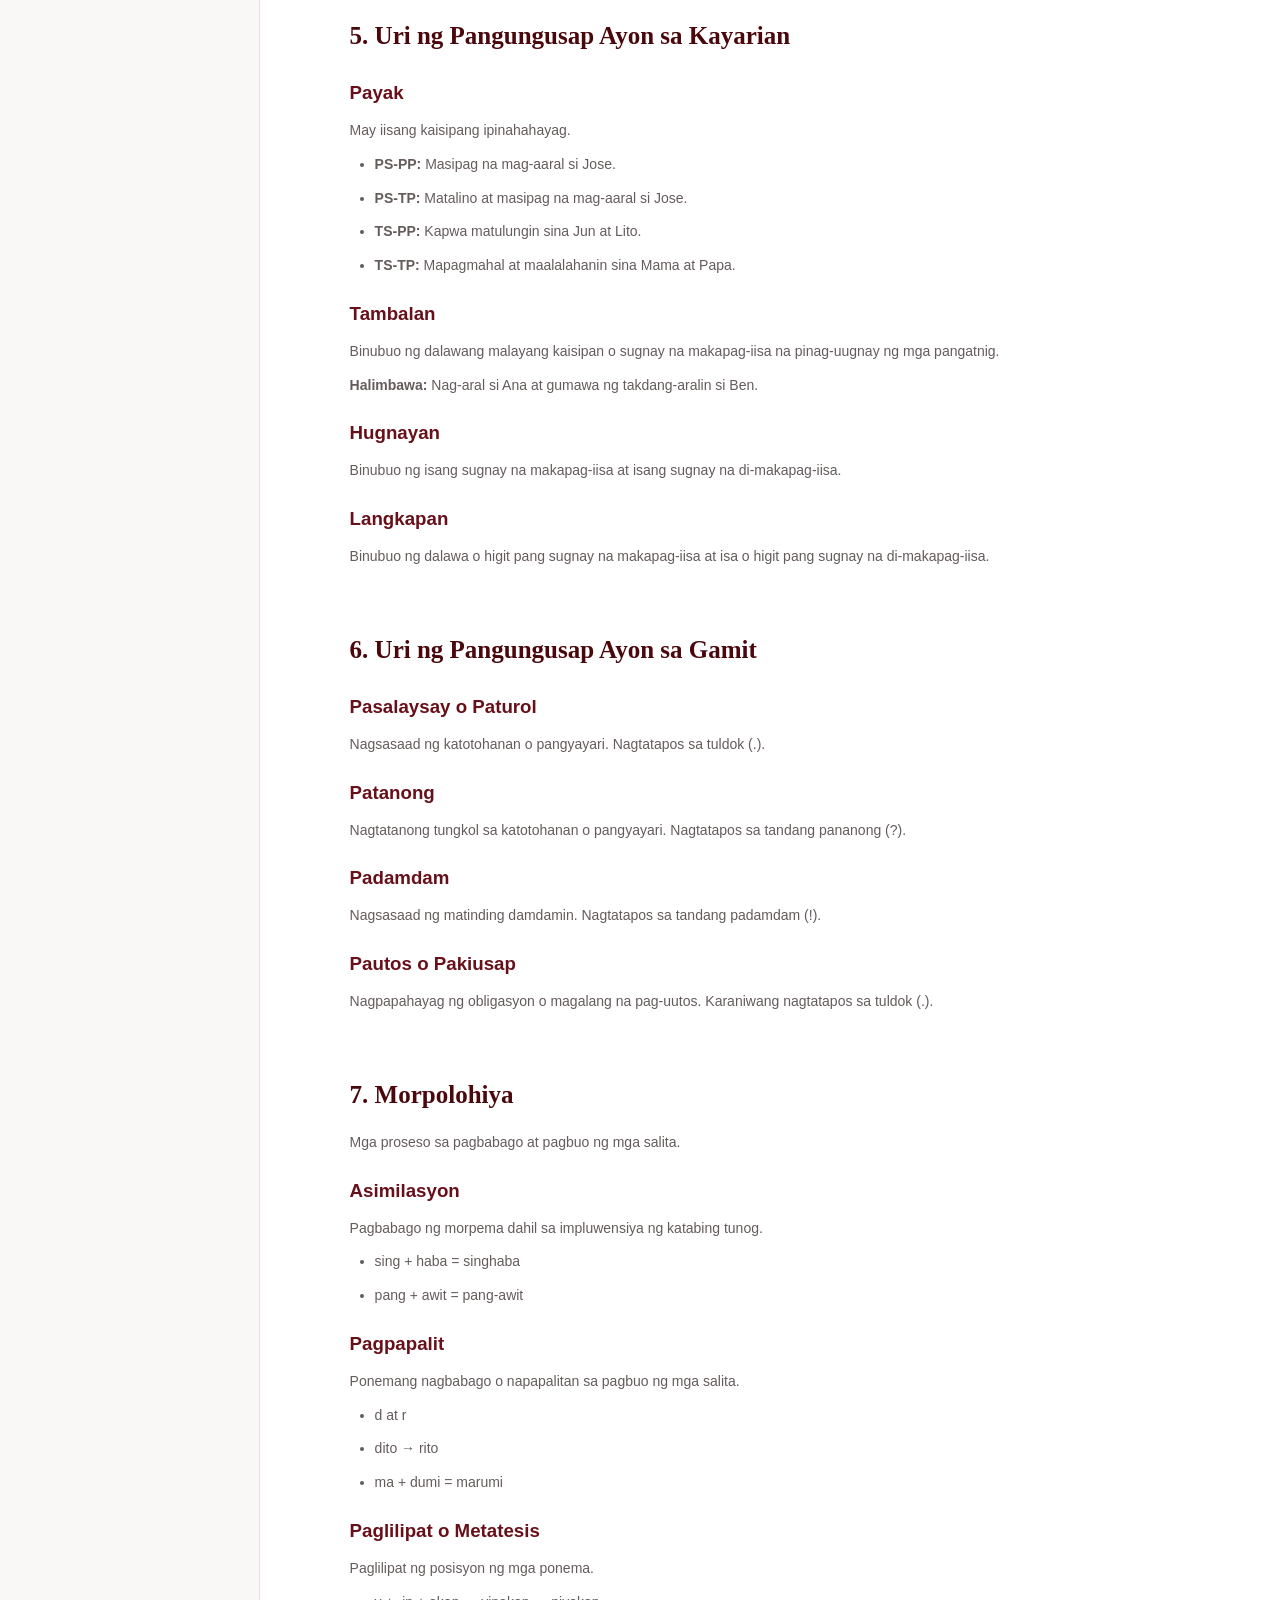
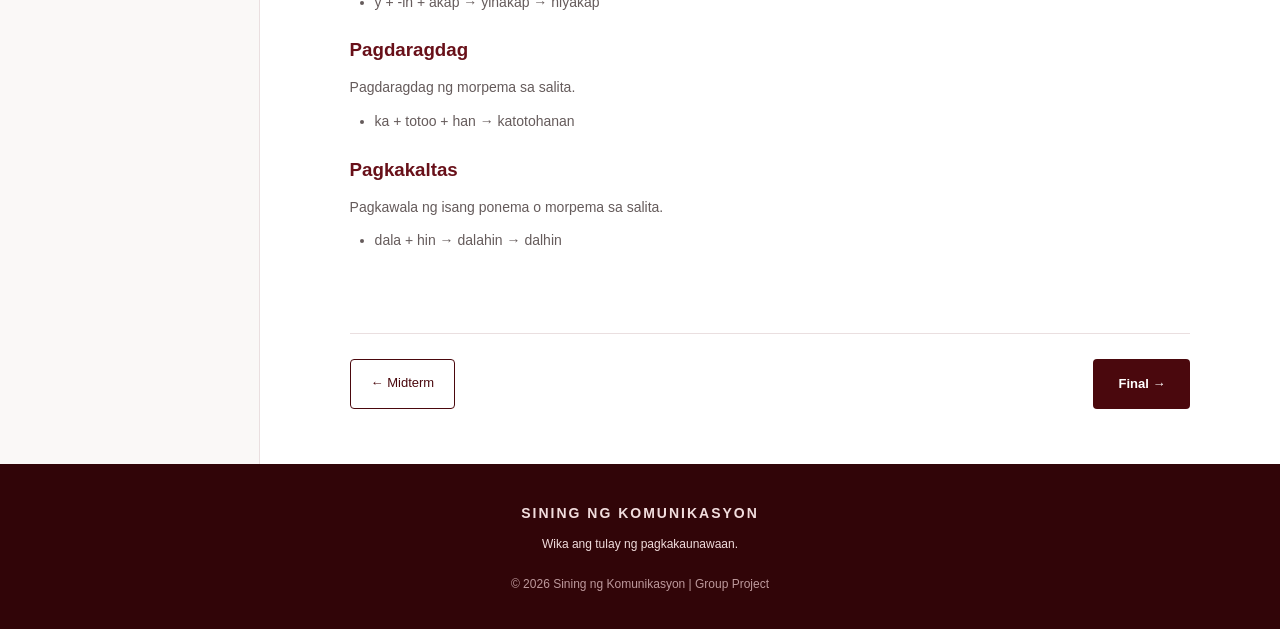
<file: lessons/semi-final.html>
<!DOCTYPE html>
<html lang="fil">
<head>
<meta charset="UTF-8">
<meta name="viewport" content="width=device-width, initial-scale=1.0">
<title>Semi-Final | Sining ng Komunikasyon</title>
<link rel="stylesheet" href="../style.css">
<script src="../script.js" defer></script>
</head>
<body>

<header class="navbar">
<a href="../index.html" class="logo"><span class="logo-mark">S</span>SINING NG KOMUNIKASYON</a>
<button class="menu-toggle" aria-label="Toggle navigation" aria-expanded="false"><span></span><span></span><span></span></button>
<nav class="nav-links">
<a href="../index.html">Home</a>
<a href="prelim.html" class="active">Mga Aralin</a>
</nav>
</header>

<div class="lesson-layout">
<aside class="sidebar">
<h3>Mga Nilalaman</h3>
<p class="sidebar-label">SEMI-FINAL</p>
<a href="#clause" class="side-link">Ang Sugnay</a>
<a href="#clause-types" class="side-link">Dalawang Uri ng Sugnay</a>
<a href="#clause-uses" class="side-link">Gamit ng Sugnay</a>
<a href="#sentence" class="side-link">Pangungusap</a>
<a href="#structure" class="side-link">Kayarian ng Pangungusap</a>
<a href="#function" class="side-link">Uri Ayon sa Gamit</a>
<a href="#morphology" class="side-link">Morpolohiya</a>
<hr>
<p class="sidebar-label">IBA PANG MARKAHAN</p>
<a href="prelim.html" class="side-link">Prelim</a>
<a href="midterm.html" class="side-link">Midterm</a>
<a href="final.html" class="side-link">Final</a>
</aside>

<main class="lesson-content">
<p class="eyebrow">FILIPINO 101 · IKATLONG MARKAHAN</p>
<h1>Sugnay, Pangungusap at Morpolohiya</h1>
<p class="lesson-description">
Unawain ang mga uri at gamit ng sugnay, kayarian ng pangungusap, at mga proseso sa pagbuo ng salita.
</p>
<hr>

<section class="lesson-section" id="clause">
<h2>1. Ang Sugnay</h2>
<p>
Ang sugnay ay lipon ng mga salita na may paksa at panaguri
na maaaring buo o di-buo ang diwang ipinahahayag.
</p>
</section>

<section class="lesson-section" id="clause-types">
<h2>2. Dalawang Uri ng Sugnay</h2>

<h3>Sugnay na Makapag-iisa</h3>
<p>May paksa at panaguri na buo ang diwang ipinahahayag.</p>
<ul>
<li>Ang kaniyang ama ay isang guro.</li>
<li>Si Jane ay isang huwarang asawa.</li>
</ul>

<h3>Sugnay na Di-Makapag-iisa</h3>
<p>May paksa at panaguri subalit hindi buo ang diwang ipinahahayag.</p>
<ul>
<li>Nang kami ay lumuwas ng Maynila.</li>
<li>Kung dating sila.</li>
</ul>
</section>

<section class="lesson-section" id="clause-uses">
<h2>3. Ang Gamit ng Sugnay</h2>

<h3>Pangngalan</h3>
<p>Kapag ang sugnay ay nagsisilbing paksa ng pangungusap.</p>
<p><strong>Halimbawa:</strong> Hindi ko alam kung bakit sila nawawala.</p>

<h3>Pang-uri</h3>
<p>Panuring ng pangalan na pinangungunahan ng panghalip na pamanggit na na o -ng.</p>
<p><strong>Halimbawa:</strong> Ang Banaue Rice Terraces na binagtas nila ay napakaganda.</p>

<h3>Pang-abay</h3>
<p>Panuring ng pandiwa, pang-uri, o pang-abay.</p>
<p><strong>Halimbawa:</strong> Kami ay titiwalag na kung sila ay sasanib sa atin.</p>
</section>

<section class="lesson-section" id="sentence">
<h2>4. Ang Pangungusap</h2>
<p>
Ang pangungusap ay lipon ng mga salita na nagpapahayag
ng isang buong diwa.
</p>

<h3>Dalawang Bahagi</h3>
<ul>
<li><strong>Simuno:</strong> Ang pinag-uusapan sa pangungusap.</li>
<li><strong>Panaguri:</strong> Nagbibigay ng impormasyon o kaisipan tungkol sa simuno.</li>
</ul>
</section>

<section class="lesson-section" id="structure">
<h2>5. Uri ng Pangungusap Ayon sa Kayarian</h2>

<h3>Payak</h3>
<p>May iisang kaisipang ipinahahayag.</p>
<ul>
<li><strong>PS-PP:</strong> Masipag na mag-aaral si Jose.</li>
<li><strong>PS-TP:</strong> Matalino at masipag na mag-aaral si Jose.</li>
<li><strong>TS-PP:</strong> Kapwa matulungin sina Jun at Lito.</li>
<li><strong>TS-TP:</strong> Mapagmahal at maalalahanin sina Mama at Papa.</li>
</ul>

<h3>Tambalan</h3>
<p>
Binubuo ng dalawang malayang kaisipan o sugnay na
makapag-iisa na pinag-uugnay ng mga pangatnig.
</p>
<p><strong>Halimbawa:</strong> Nag-aral si Ana at gumawa ng takdang-aralin si Ben.</p>

<h3>Hugnayan</h3>
<p>
Binubuo ng isang sugnay na makapag-iisa at isang
sugnay na di-makapag-iisa.
</p>

<h3>Langkapan</h3>
<p>
Binubuo ng dalawa o higit pang sugnay na makapag-iisa
at isa o higit pang sugnay na di-makapag-iisa.
</p>
</section>

<section class="lesson-section" id="function">
<h2>6. Uri ng Pangungusap Ayon sa Gamit</h2>

<h3>Pasalaysay o Paturol</h3>
<p>Nagsasaad ng katotohanan o pangyayari. Nagtatapos sa tuldok (.).</p>

<h3>Patanong</h3>
<p>Nagtatanong tungkol sa katotohanan o pangyayari. Nagtatapos sa tandang pananong (?).</p>

<h3>Padamdam</h3>
<p>Nagsasaad ng matinding damdamin. Nagtatapos sa tandang padamdam (!).</p>

<h3>Pautos o Pakiusap</h3>
<p>Nagpapahayag ng obligasyon o magalang na pag-uutos. Karaniwang nagtatapos sa tuldok (.).</p>
</section>

<section class="lesson-section" id="morphology">
<h2>7. Morpolohiya</h2>
<p>Mga proseso sa pagbabago at pagbuo ng mga salita.</p>

<h3>Asimilasyon</h3>
<p>Pagbabago ng morpema dahil sa impluwensiya ng katabing tunog.</p>
<ul>
<li>sing + haba = singhaba</li>
<li>pang + awit = pang-awit</li>
</ul>

<h3>Pagpapalit</h3>
<p>Ponemang nagbabago o napapalitan sa pagbuo ng mga salita.</p>
<ul>
<li>d at r</li>
<li>dito → rito</li>
<li>ma + dumi = marumi</li>
</ul>

<h3>Paglilipat o Metatesis</h3>
<p>Paglilipat ng posisyon ng mga ponema.</p>
<ul>
<li>y + -in + akap → yinakap → niyakap</li>
</ul>

<h3>Pagdaragdag</h3>
<p>Pagdaragdag ng morpema sa salita.</p>
<ul>
<li>ka + totoo + han → katotohanan</li>
</ul>

<h3>Pagkakaltas</h3>
<p>Pagkawala ng isang ponema o morpema sa salita.</p>
<ul>
<li>dala + hin → dalahin → dalhin</li>
</ul>
</section>

<div class="lesson-pagination">
<a href="midterm.html" class="secondary-button">← Midterm</a>
<a href="final.html" class="primary-button">Final →</a>
</div>
</main>
</div>

<footer>
<div class="footer-content">
<a href="../index.html" class="footer-logo">SINING NG KOMUNIKASYON</a>
<p>Wika ang tulay ng pagkakaunawaan.</p>
<p class="copyright">© 2026 Sining ng Komunikasyon | Group Project</p>
</div>
</footer>
<button class="back-to-top" aria-label="Back to top">↑</button>
</body>
</html>
</file>
<file: style.css>
/* =====================================
   SINING NG KOMUNIKASYON
   MAIN DESIGN SYSTEM
===================================== */

:root {
    --red-dark: #4a080d;
    --red-main: #681019;
    --red-light: #8b2630;
    --white: #ffffff;
    --off-white: #faf8f7;
    --gray: #777070;
    --border: #eadfe0;
    --shadow: 0 12px 35px rgba(74, 8, 13, 0.08);
}

* {
    margin: 0;
    padding: 0;
    box-sizing: border-box;
}

html {
    scroll-behavior: smooth;
    scroll-padding-top: 90px;
}

body {
    font-family: Arial, sans-serif;
    background: var(--white);
    color: var(--red-dark);
    line-height: 1.7;
    overflow-x: hidden;
}

a {
    text-decoration: none;
    color: inherit;
}

button {
    font: inherit;
}

::selection {
    background: var(--red-main);
    color: white;
}

/* NAVIGATION */

.navbar {
    width: 100%;
    min-height: 78px;
    padding: 16px 8%;
    display: flex;
    justify-content: space-between;
    align-items: center;
    background: var(--red-dark);
    position: sticky;
    top: 0;
    z-index: 1000;
    box-shadow: 0 3px 15px rgba(0,0,0,.12);
}

.logo {
    display: flex;
    align-items: center;
    gap: 12px;
    color: white;
    font-size: 15px;
    font-weight: bold;
    letter-spacing: 1.3px;
}

.logo-mark {
    width: 37px;
    height: 37px;
    display: grid;
    place-items: center;
    border: 1px solid rgba(255,255,255,.6);
    border-radius: 50%;
    font-family: Georgia, serif;
    font-size: 20px;
}

.nav-links {
    display: flex;
    align-items: center;
    gap: 30px;
}

.nav-links a {
    color: #f5e9e9;
    font-size: 14px;
    transition: .3s ease;
}

.nav-links a:hover,
.nav-links a.active {
    color: #ffffff;
    text-decoration: underline;
    text-decoration-color: #d7a1a4;
    text-underline-offset: 8px;
}

.menu-toggle {
    display: none;
    background: none;
    border: none;
    cursor: pointer;
}

.menu-toggle span {
    display: block;
    width: 24px;
    height: 2px;
    margin: 5px;
    background: white;
}

/* HERO */

.hero {
    min-height: 510px;
    padding: 85px 8%;
    background: var(--off-white);
    display: flex;
    align-items: center;
    justify-content: space-between;
    gap: 55px;
}

.hero-content {
    max-width: 590px;
}

.eyebrow {
    color: var(--red-main);
    font-size: 11px;
    font-weight: bold;
    letter-spacing: 3px;
    margin-bottom: 17px;
}

.hero h1 {
    font-family: Georgia, serif;
    color: var(--red-dark);
    font-size: clamp(40px, 5.3vw, 65px);
    line-height: 1.15;
    margin-bottom: 23px;
}

.hero h1 span {
    display: block;
    color: var(--red-main);
}

.hero-description {
    color: #655b5b;
    font-size: 15px;
    max-width: 500px;
    margin-bottom: 30px;
}

.primary-button {
    display: inline-flex;
    align-items: center;
    gap: 15px;
    background: var(--red-dark);
    color: white;
    padding: 14px 25px;
    border-radius: 4px;
    font-size: 14px;
    font-weight: bold;
    transition: .3s ease;
}

.primary-button:hover {
    background: var(--red-light);
    transform: translateY(-3px);
    box-shadow: var(--shadow);
}

.primary-button span,
.content-card a span {
    transition: transform .3s;
}

.primary-button:hover span,
.content-card a:hover span {
    transform: translateX(5px);
}

.hero-note {
    margin-top: 35px;
    font-size: 10px;
    letter-spacing: 1.5px;
    color: var(--gray);
    display: flex;
    align-items: center;
    gap: 12px;
}

.note-line {
    width: 30px;
    height: 2px;
    background: var(--red-main);
}

/* HERO IMAGE */

.hero-image {
    width: 380px;
    max-width: 100%;
    flex-shrink: 0;
}

.image-placeholder {
    min-height: 320px;
    background: var(--red-dark);
    color: white;
    border-radius: 8px;
    display: flex;
    flex-direction: column;
    justify-content: center;
    align-items: center;
    position: relative;
    overflow: hidden;
    box-shadow: 15px 15px 0 #eadfe0;
}

.image-placeholder::before,
.image-placeholder::after {
    content: "";
    position: absolute;
    width: 240px;
    height: 240px;
    border: 1px solid rgba(255,255,255,.15);
    border-radius: 50%;
}

.image-placeholder::before {
    top: -130px;
    right: -90px;
}

.image-placeholder::after {
    bottom: -150px;
    left: -90px;
}

.image-decoration {
    position: absolute;
    top: 20px;
    right: 25px;
    color: #e8b8bb;
    font-size: 25px;
}

.book-icon {
    font-size: 75px;
    margin-bottom: 15px;
}

.image-placeholder h3 {
    font-family: Georgia, serif;
    font-size: 24px;
}

.image-placeholder p {
    color: #e6cfd0;
    font-size: 13px;
}

.image-bottom {
    position: absolute;
    bottom: 18px;
    font-size: 10px;
    letter-spacing: 4px;
    color: #e6cfd0;
}

/* GENERAL SECTIONS */

.section {
    padding: 80px 8%;
}

.welcome {
    max-width: 950px;
    margin: auto;
    text-align: center;
}

.section h2,
.welcome h2 {
    font-family: Georgia, serif;
    font-size: clamp(27px, 3vw, 37px);
    line-height: 1.3;
    color: var(--red-dark);
    margin-bottom: 20px;
}

.welcome > p:last-of-type {
    color: var(--gray);
    max-width: 720px;
    margin: auto;
    font-size: 15px;
}

.welcome-line {
    width: 55px;
    height: 3px;
    background: var(--red-main);
    margin: 30px auto 0;
}

/* LESSON CARDS */

.lessons-section {
    background: var(--off-white);
}

.section-heading {
    display: flex;
    justify-content: space-between;
    align-items: end;
    gap: 25px;
}

.section-caption {
    max-width: 310px;
    color: var(--gray);
    font-size: 13px;
    margin-bottom: 22px;
}

.card-container {
    display: grid;
    grid-template-columns: repeat(4, minmax(0, 1fr));
    gap: 20px;
    margin-top: 35px;
}

.content-card {
    padding: 27px 23px;
    background: white;
    border: 1px solid var(--border);
    border-radius: 7px;
    transition: .35s ease;
    display: flex;
    flex-direction: column;
    min-height: 310px;
}

.content-card:hover {
    transform: translateY(-8px);
    border-color: #b8757a;
    box-shadow: var(--shadow);
}

.card-top {
    display: flex;
    justify-content: space-between;
    align-items: center;
}

.card-number {
    font-family: Georgia, serif;
    font-size: 28px;
    color: #d7b9bb;
}

.card-icon {
    font-size: 29px;
}

.card-label {
    color: var(--red-main);
    font-size: 9px;
    letter-spacing: 1.5px;
    font-weight: bold;
    margin-top: 25px;
}

.content-card h3 {
    font-family: Georgia, serif;
    font-size: 24px;
    margin: 5px 0 10px;
}

.content-card > p:not(.card-label) {
    color: var(--gray);
    font-size: 13px;
    margin-bottom: 22px;
}

.content-card a {
    color: var(--red-main);
    font-size: 13px;
    font-weight: bold;
    margin-top: auto;
    display: flex;
    align-items: center;
    gap: 8px;
}

/* CLOSING SECTION */

.closing-section {
    background: var(--red-dark);
    color: white;
    padding: 75px 8%;
    text-align: center;
}

.eyebrow.light {
    color: #e5b8bb;
}

.closing-content h2 {
    font-family: Georgia, serif;
    font-size: clamp(29px, 4vw, 43px);
    max-width: 650px;
    margin: auto auto 15px;
    line-height: 1.3;
}

.closing-content > p:not(.eyebrow) {
    color: #e4cccc;
    font-size: 14px;
    margin-bottom: 25px;
}

.outline-button {
    display: inline-block;
    border: 1px solid #ffffff;
    color: white;
    padding: 12px 22px;
    border-radius: 4px;
    font-size: 13px;
    transition: .3s;
}

.outline-button:hover {
    background: white;
    color: var(--red-dark);
}

/* FOOTER */

footer {
    background: #310508;
    color: #f1dddd;
    padding: 35px 8%;
    text-align: center;
}

.footer-logo {
    font-size: 14px;
    font-weight: bold;
    letter-spacing: 2px;
}

footer p {
    font-size: 12px;
    margin-top: 7px;
}

.copyright {
    color: #bd999c;
    margin-top: 20px;
}

/* ANIMATIONS */

.reveal {
    opacity: 0;
    transform: translateY(25px);
    transition: opacity .7s ease, transform .7s ease;
}

.reveal.visible {
    opacity: 1;
    transform: translateY(0);
}

@keyframes floating {
    0%, 100% { transform: translateY(0); }
    50% { transform: translateY(-9px); }
}

.book-icon {
    animation: floating 4s ease-in-out infinite;
}

/* BACK TO TOP */

.back-to-top {
    position: fixed;
    bottom: 25px;
    right: 25px;
    width: 43px;
    height: 43px;
    border: none;
    border-radius: 50%;
    background: var(--red-dark);
    color: white;
    font-size: 22px;
    cursor: pointer;
    opacity: 0;
    visibility: hidden;
    transform: translateY(10px);
    transition: .3s;
    z-index: 900;
}

.back-to-top.show {
    opacity: 1;
    visibility: visible;
    transform: translateY(0);
}

.back-to-top:hover {
    background: var(--red-light);
}

/* LESSON PAGE SHARED DESIGN */

.lesson-layout {
    display: flex;
    align-items: stretch;
    min-height: 80vh;
}

.sidebar {
    width: 260px;
    min-width: 260px;
    padding: 35px 22px;
    background: var(--off-white);
    border-right: 1px solid var(--border);
}

.sidebar h3 {
    font-family: Georgia, serif;
    font-size: 20px;
    margin-bottom: 22px;
}

.sidebar-label {
    color: #a17b7e;
    font-size: 10px;
    font-weight: bold;
    letter-spacing: 2px;
    margin: 20px 0 10px;
}

.side-link {
    display: block;
    color: #655b5b;
    padding: 10px 12px;
    margin-bottom: 5px;
    border-radius: 4px;
    font-size: 13px;
    transition: .3s;
}

.side-link:hover,
.side-link.active {
    background: var(--red-dark);
    color: white;
}

.sidebar hr {
    border: none;
    border-top: 1px solid var(--border);
    margin: 20px 0;
}

.lesson-content {
    flex: 1;
    width: 100%;
    max-width: 1050px;
    padding: 55px 7%;
}

.lesson-content h1 {
    font-family: Georgia, serif;
    font-size: clamp(30px, 4vw, 42px);
    line-height: 1.3;
    margin-bottom: 15px;
}

.lesson-description {
    color: var(--gray);
    margin-bottom: 30px;
    font-size: 14px;
}

.lesson-content hr {
    border: none;
    border-top: 1px solid var(--border);
    margin: 25px 0;
}

.lesson-section {
    padding: 25px 0;
    scroll-margin-top: 95px;
}

.lesson-section h2 {
    font-family: Georgia, serif;
    font-size: 25px;
    margin-bottom: 15px;
}

.lesson-section h3 {
    color: var(--red-main);
    margin: 20px 0 10px;
}

.lesson-section p,
.lesson-section li {
    color: #655b5b;
    font-size: 14px;
    margin-bottom: 10px;
}

.lesson-section ul,
.lesson-section ol {
    padding-left: 25px;
}

.lesson-pagination {
    display: flex;
    justify-content: space-between;
    gap: 15px;
    margin-top: 45px;
    padding-top: 25px;
    border-top: 1px solid var(--border);
}

.secondary-button {
    display: inline-block;
    padding: 12px 20px;
    color: var(--red-dark);
    border: 1px solid var(--red-dark);
    border-radius: 4px;
    font-size: 13px;
    transition: .3s;
}

.secondary-button:hover {
    background: var(--red-dark);
    color: white;
}

.lesson-pagination .primary-button {
    font-size: 13px;
}

/* RESPONSIVE */

@media (max-width: 1000px) {
    .card-container {
        grid-template-columns: repeat(2, 1fr);
    }

    .hero {
        gap: 35px;
    }

    .hero-image {
        width: 320px;
    }
}

@media (max-width: 768px) {

    .navbar {
        padding: 15px 6%;
    }

    .logo {
        font-size: 12px;
    }

    .menu-toggle {
        display: block;
    }

    .nav-links {
        display: none;
        position: absolute;
        top: 100%;
        left: 0;
        width: 100%;
        padding: 20px 6%;
        background: var(--red-dark);
        flex-direction: column;
        align-items: flex-start;
        gap: 20px;
    }

    .nav-links.open {
        display: flex;
    }

    .hero {
        flex-direction: column;
        text-align: center;
        padding: 60px 6%;
    }

    .hero-content {
        width: 100%;
    }

    .hero-note {
        justify-content: center;
    }

    .hero-image {
        width: 90%;
        max-width: 380px;
    }

    .section {
        padding: 60px 6%;
    }

    .section-heading {
        flex-direction: column;
        align-items: flex-start;
    }

    .section-caption {
        margin-bottom: 0;
    }

    .card-container {
        grid-template-columns: 1fr;
    }

    .content-card {
        min-height: 260px;
    }

    .lesson-layout {
        flex-direction: column;
    }

    .sidebar {
        width: 100%;
        min-width: 0;
        padding: 22px;
    }

    .lesson-content {
        padding: 35px 6%;
    }

    .lesson-pagination {
        flex-wrap: wrap;
    }
}

@media (max-width: 400px) {
    .hero h1 {
        font-size: 37px;
    }

    .lesson-pagination a {
        font-size: 11px;
        padding: 10px;
    }
}

/* ACCESSIBILITY */

@media (prefers-reduced-motion: reduce) {
    *,
    *::before,
    *::after {
        scroll-behavior: auto !important;
        animation-duration: .01ms !important;
        transition-duration: .01ms !important;
    }

    .reveal {
        opacity: 1;
        transform: none;
    }
}
</file>
